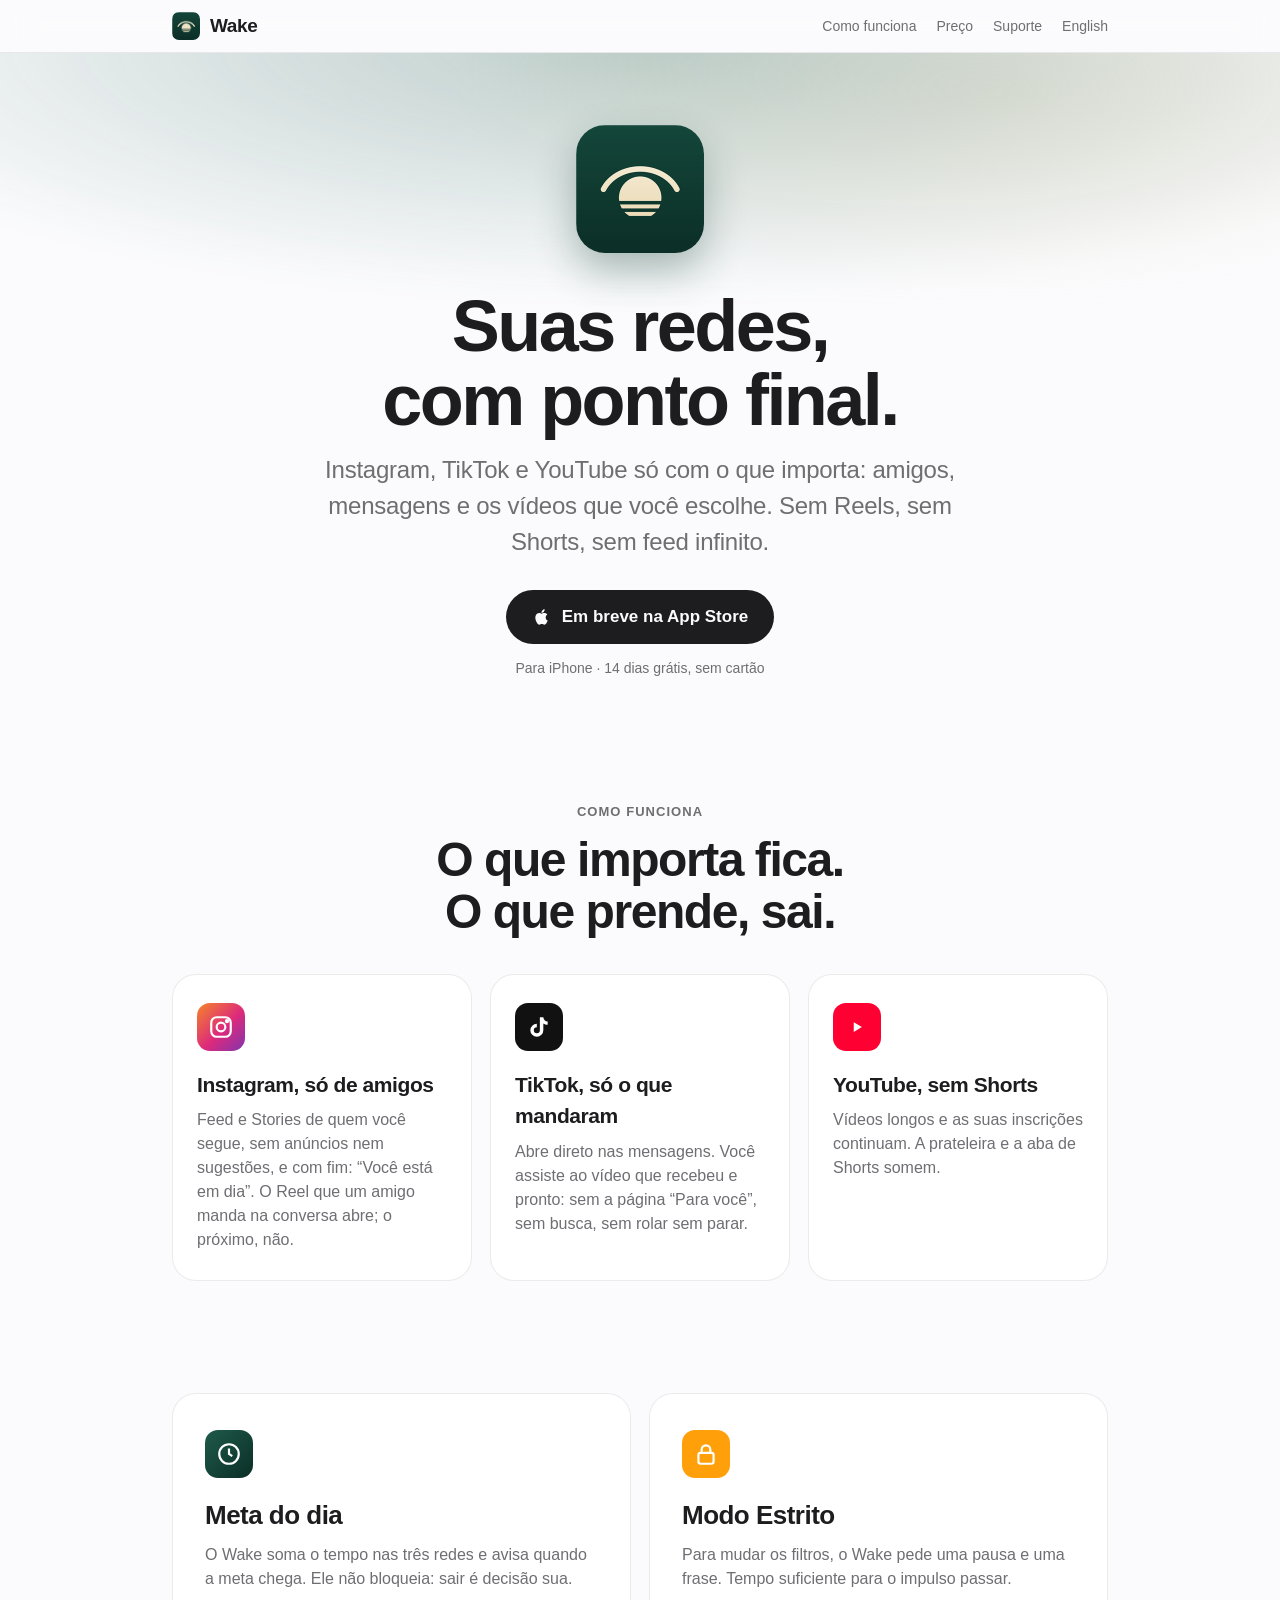
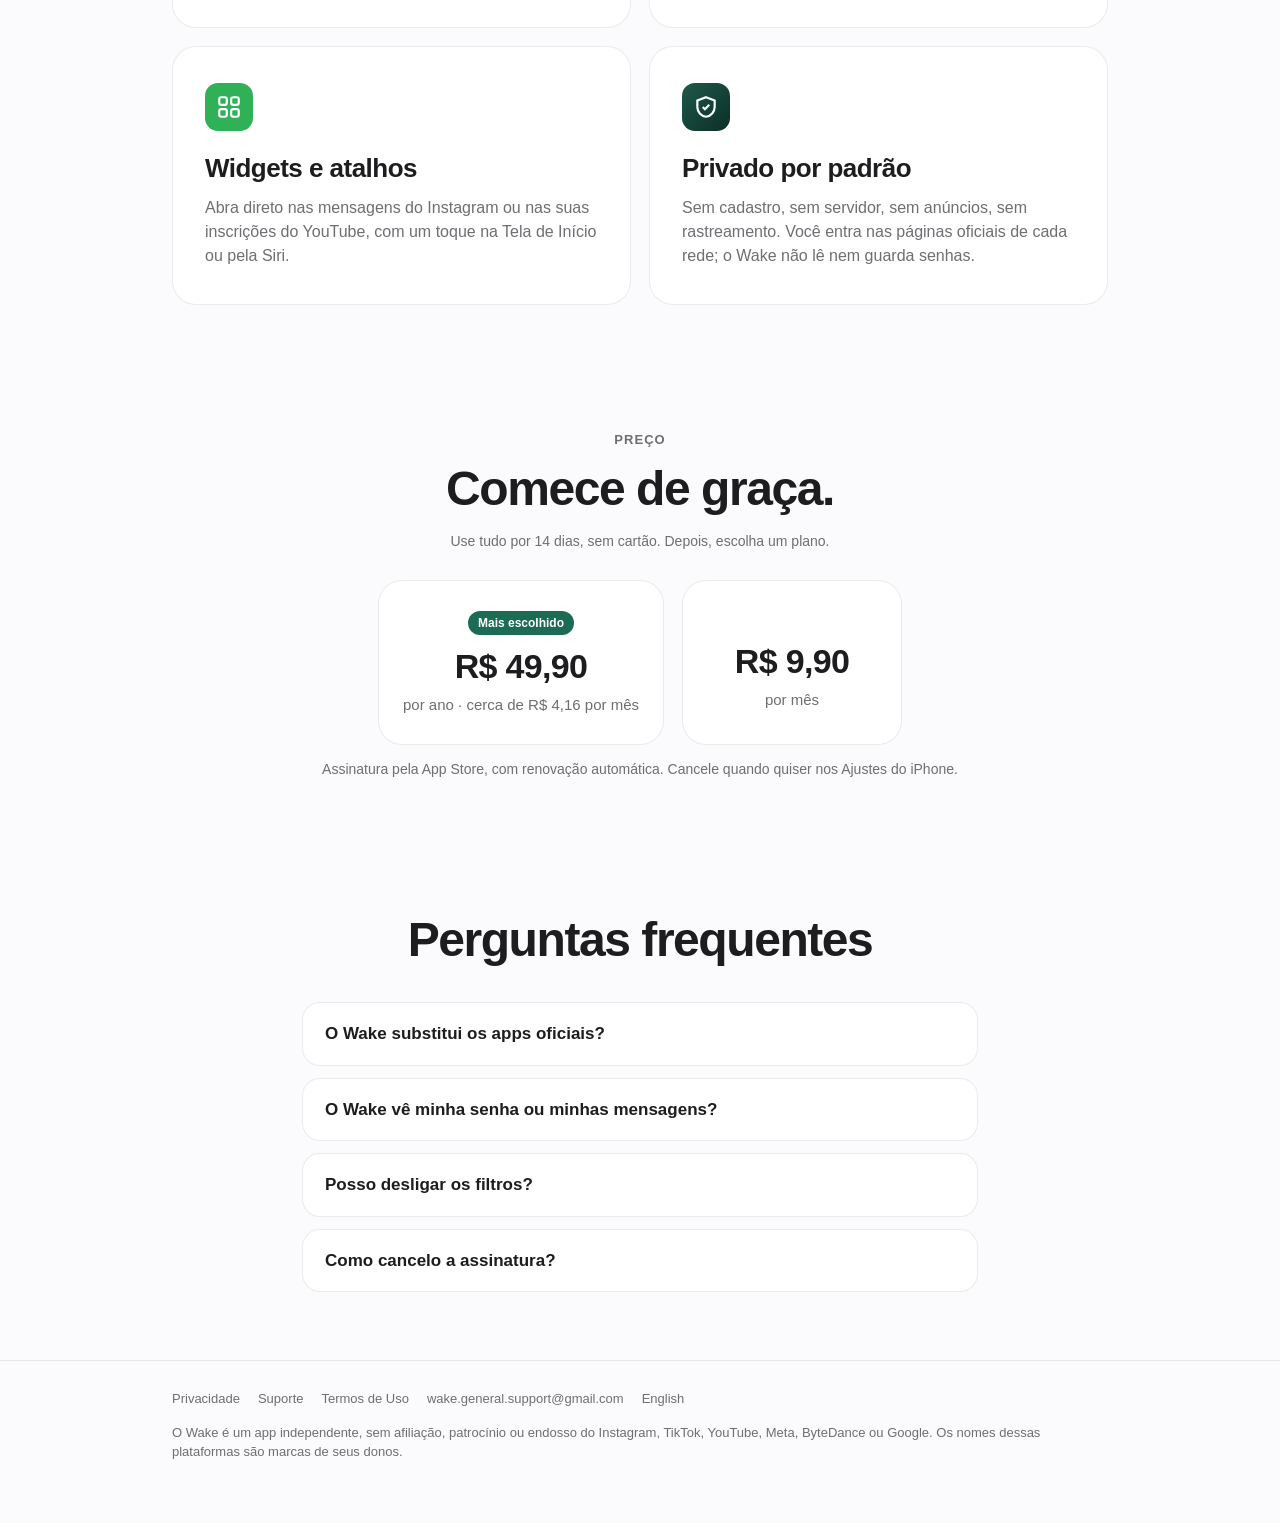
<file: index.html>
<!doctype html>
<html lang="pt-BR">
<head>
<meta charset="utf-8">
<meta name="viewport" content="width=device-width, initial-scale=1">
<title>Wake — Suas redes, com ponto final</title>
<meta name="description" content="O Wake deixa você usar Instagram, TikTok e YouTube sem Reels, Shorts e feed infinito. Só o que importa, e com hora para acabar.">
<meta property="og:title" content="Wake — Suas redes, com ponto final">
<meta property="og:description" content="Instagram, TikTok e YouTube sem o conteúdo feito para prender sua atenção.">
<meta property="og:image" content="https://rafael-figueredo.github.io/wake-legal/assets/icon-256.png">
<link rel="icon" href="assets/icon-64.png">
<link rel="apple-touch-icon" href="assets/icon-180.png">
<link rel="alternate" hreflang="en" href="en/">
<link rel="stylesheet" href="assets/site.css">
</head>
<body>
<header class="nav">
  <div class="wrap">
    <a class="brand" href="./"><img src="assets/icon-64.png" alt="">Wake</a>
    <nav class="nav-links">
      <a href="#como-funciona" class="hide-sm">Como funciona</a>
      <a href="#preco" class="hide-sm">Preço</a>
      <a href="suporte/">Suporte</a>
      <a href="en/" lang="en">English</a>
    </nav>
  </div>
</header>

<main>
  <div class="hero">
    <div class="wrap">
      <img class="icon" src="assets/icon-256.png" alt="Ícone do Wake">
      <h1>Suas redes,<br>com ponto final.</h1>
      <p class="lead">Instagram, TikTok e YouTube só com o que importa: amigos, mensagens e os vídeos que você escolhe. Sem Reels, sem Shorts, sem feed infinito.</p>
      <span class="cta" role="note">
        <svg viewBox="0 0 24 24" fill="currentColor" aria-hidden="true"><path d="M16.4 12.6c0-2.3 1.9-3.4 2-3.5-1.1-1.6-2.8-1.8-3.4-1.8-1.4-.2-2.8.8-3.5.8-.7 0-1.8-.8-3-.8-1.5 0-3 .9-3.8 2.3-1.6 2.8-.4 7 1.2 9.3.8 1.1 1.7 2.4 2.9 2.3 1.2 0 1.6-.7 3-.7s1.8.7 3 .7c1.3 0 2.1-1.1 2.8-2.3.9-1.3 1.3-2.6 1.3-2.6s-2.5-1-2.5-3.7zM14.2 5.8c.6-.8 1.1-1.9 1-3-1 0-2.1.7-2.8 1.4-.6.7-1.1 1.8-1 2.9 1.1.1 2.2-.6 2.8-1.3z"/></svg>
        Em breve na App Store
      </span>
      <p class="note">Para iPhone · 14 dias grátis, sem cartão</p>
    </div>
  </div>

  <section id="como-funciona">
    <div class="wrap">
      <p class="eyebrow">Como funciona</p>
      <h2>O que importa fica.<br>O que prende, sai.</h2>
      <div class="grid">
        <article class="card">
          <div class="glyph g-ig"><svg viewBox="0 0 24 24" fill="none" stroke="currentColor" stroke-width="2" aria-hidden="true"><rect x="3" y="3" width="18" height="18" rx="5"/><circle cx="12" cy="12" r="4"/><circle cx="17.5" cy="6.5" r="1" fill="currentColor"/></svg></div>
          <h3>Instagram, só de amigos</h3>
          <p>Feed e Stories de quem você segue, sem anúncios nem sugestões, e com fim: “Você está em dia”. O Reel que um amigo manda na conversa abre; o próximo, não.</p>
        </article>
        <article class="card">
          <div class="glyph g-tt"><svg viewBox="0 0 24 24" fill="currentColor" aria-hidden="true"><path d="M16 3c.3 2.2 1.7 3.8 4 4v3c-1.5 0-2.9-.4-4-1.2V15a6 6 0 1 1-6-6v3.2a2.8 2.8 0 1 0 2.8 2.8V3H16z"/></svg></div>
          <h3>TikTok, só o que mandaram</h3>
          <p>Abre direto nas mensagens. Você assiste ao vídeo que recebeu e pronto: sem a página “Para você”, sem busca, sem rolar sem parar.</p>
        </article>
        <article class="card">
          <div class="glyph g-yt"><svg viewBox="0 0 24 24" fill="currentColor" aria-hidden="true"><path d="M9 7.5v9l7.5-4.5L9 7.5z"/></svg></div>
          <h3>YouTube, sem Shorts</h3>
          <p>Vídeos longos e as suas inscrições continuam. A prateleira e a aba de Shorts somem.</p>
        </article>
      </div>
    </div>
  </section>

  <section>
    <div class="wrap">
      <div class="split">
        <article class="card big">
          <div class="glyph g-blue"><svg viewBox="0 0 24 24" fill="none" stroke="currentColor" stroke-width="2" aria-hidden="true"><circle cx="12" cy="12" r="9"/><path d="M12 7v5l3 2"/></svg></div>
          <h3>Meta do dia</h3>
          <p>O Wake soma o tempo nas três redes e avisa quando a meta chega. Ele não bloqueia: sair é decisão sua.</p>
        </article>
        <article class="card big">
          <div class="glyph g-orange"><svg viewBox="0 0 24 24" fill="none" stroke="currentColor" stroke-width="2" aria-hidden="true"><rect x="5" y="11" width="14" height="10" rx="2"/><path d="M8 11V8a4 4 0 0 1 8 0v3"/></svg></div>
          <h3>Modo Estrito</h3>
          <p>Para mudar os filtros, o Wake pede uma pausa e uma frase. Tempo suficiente para o impulso passar.</p>
        </article>
        <article class="card big">
          <div class="glyph g-green"><svg viewBox="0 0 24 24" fill="none" stroke="currentColor" stroke-width="2" aria-hidden="true"><rect x="3" y="3" width="7" height="7" rx="2"/><rect x="14" y="3" width="7" height="7" rx="2"/><rect x="3" y="14" width="7" height="7" rx="2"/><rect x="14" y="14" width="7" height="7" rx="2"/></svg></div>
          <h3>Widgets e atalhos</h3>
          <p>Abra direto nas mensagens do Instagram ou nas suas inscrições do YouTube, com um toque na Tela de Início ou pela Siri.</p>
        </article>
        <article class="card big">
          <div class="glyph g-blue"><svg viewBox="0 0 24 24" fill="none" stroke="currentColor" stroke-width="2" aria-hidden="true"><path d="M12 3l8 3v6c0 4.5-3.4 8.3-8 9-4.6-.7-8-4.5-8-9V6l8-3z"/><path d="M9 12l2 2 4-4"/></svg></div>
          <h3>Privado por padrão</h3>
          <p>Sem cadastro, sem servidor, sem anúncios, sem rastreamento. Você entra nas páginas oficiais de cada rede; o Wake não lê nem guarda senhas.</p>
        </article>
      </div>
    </div>
  </section>

  <section id="preco" class="price">
    <div class="wrap">
      <p class="eyebrow">Preço</p>
      <h2>Comece de graça.</h2>
      <p class="note" style="margin:-20px 0 28px">Use tudo por 14 dias, sem cartão. Depois, escolha um plano.</p>
      <div class="plans">
        <div class="card plan"><span class="badge">Mais escolhido</span><div class="amount">R$ 49,90</div><div class="per">por ano · cerca de R$ 4,16 por mês</div></div>
        <div class="card plan"><div style="height:21px"></div><div class="amount">R$ 9,90</div><div class="per">por mês</div></div>
      </div>
      <p class="note">Assinatura pela App Store, com renovação automática. Cancele quando quiser nos Ajustes do iPhone.</p>
    </div>
  </section>

  <section>
    <div class="wrap faq">
      <h2>Perguntas frequentes</h2>
      <details><summary>O Wake substitui os apps oficiais?</summary><p>Não. Ele abre as versões oficiais para navegador de cada rede, dentro do app, e tira só as partes feitas para prender sua atenção. Você continua usando as suas contas.</p></details>
      <details><summary>O Wake vê minha senha ou minhas mensagens?</summary><p>Não. O login acontece nas páginas oficiais de cada rede, e nada sai do seu iPhone para o Wake. Veja a <a href="privacidade/">política de privacidade</a>.</p></details>
      <details><summary>Posso desligar os filtros?</summary><p>Reels, Shorts e o feed infinito ficam sempre bloqueados: é para isso que o Wake existe. Ajustes como som dos vídeos e Stories podem ser mudados em Ajustes › Avançado.</p></details>
      <details><summary>Como cancelo a assinatura?</summary><p>Nos Ajustes do iPhone › seu nome › Assinaturas › Wake.</p></details>
    </div>
  </section>
</main>

<footer>
  <div class="wrap">
    <div class="links">
      <a href="privacidade/">Privacidade</a>
      <a href="suporte/">Suporte</a>
      <a href="https://www.apple.com/legal/internet-services/itunes/dev/stdeula/">Termos de Uso</a>
      <a href="mailto:wake.general.support@gmail.com">wake.general.support@gmail.com</a>
      <a href="en/" lang="en">English</a>
    </div>
    <p>O Wake é um app independente, sem afiliação, patrocínio ou endosso do Instagram, TikTok, YouTube, Meta, ByteDance ou Google. Os nomes dessas plataformas são marcas de seus donos.</p>
  </div>
</footer>
</body>
</html>
</file>
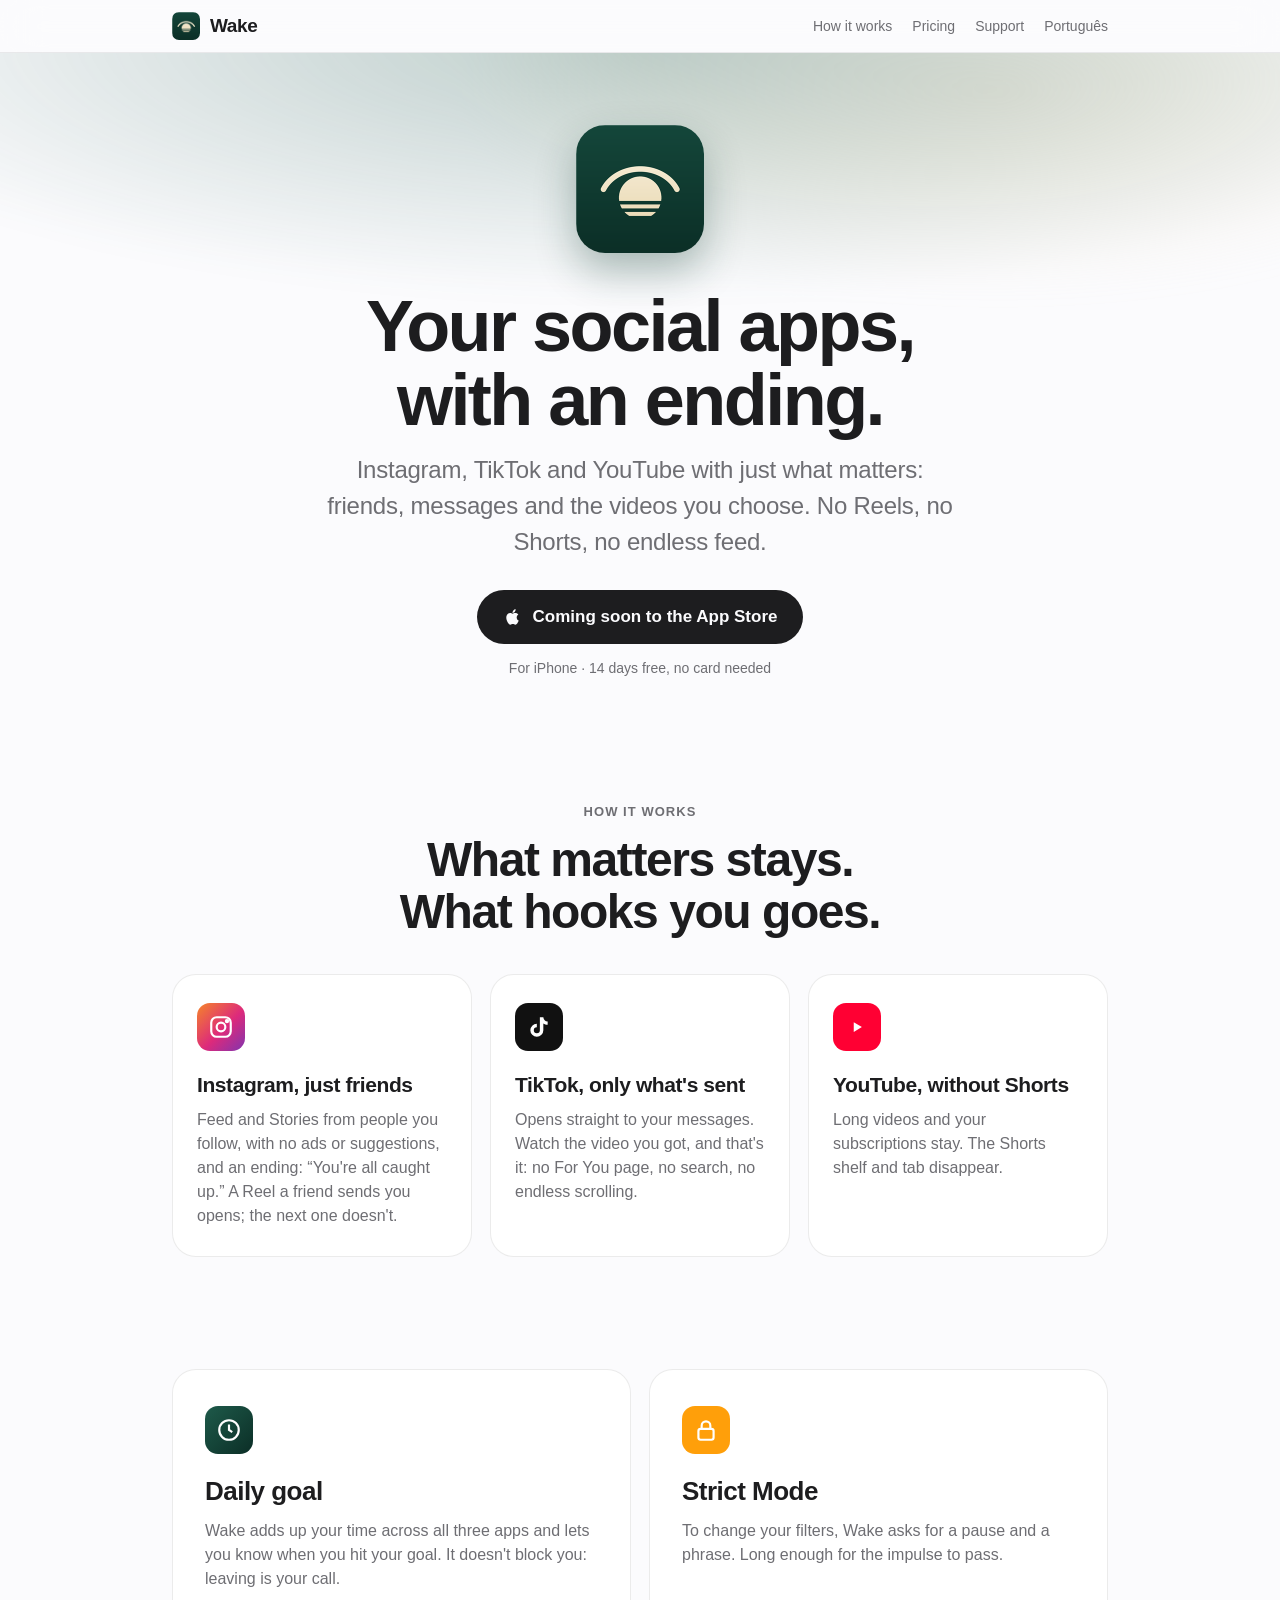
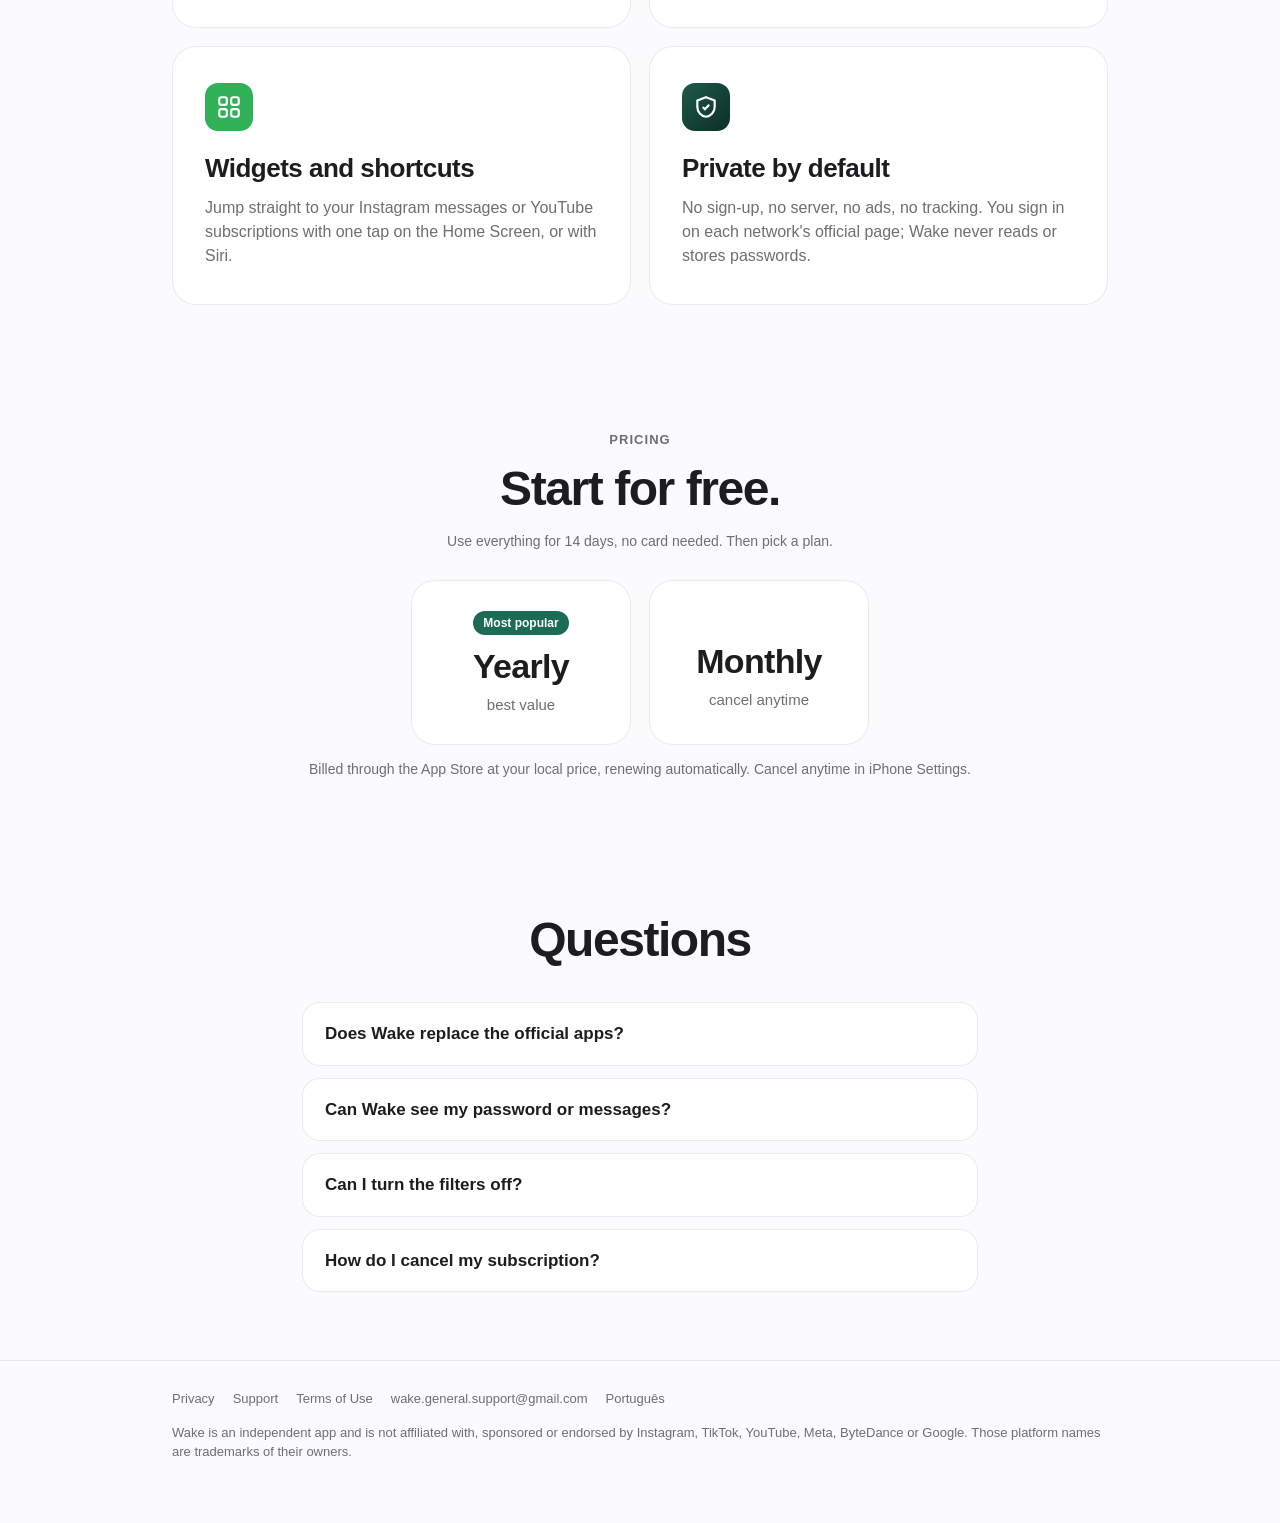
<file: en/index.html>
<!doctype html>
<html lang="en">
<head>
<meta charset="utf-8">
<meta name="viewport" content="width=device-width, initial-scale=1">
<title>Wake — Social apps, minus the scroll</title>
<meta name="description" content="Wake lets you use Instagram, TikTok and YouTube without Reels, Shorts or endless feeds. Just what matters, with a time to stop.">
<meta property="og:title" content="Wake — Social apps, minus the scroll">
<meta property="og:description" content="Instagram, TikTok and YouTube without the content built to hook you.">
<meta property="og:image" content="https://rafael-figueredo.github.io/wake-legal/assets/icon-256.png">
<link rel="icon" href="../assets/icon-64.png">
<link rel="apple-touch-icon" href="../assets/icon-180.png">
<link rel="alternate" hreflang="pt-BR" href="../">
<link rel="stylesheet" href="../assets/site.css">
</head>
<body>
<header class="nav">
  <div class="wrap">
    <a class="brand" href="./"><img src="../assets/icon-64.png" alt="">Wake</a>
    <nav class="nav-links">
      <a href="#how-it-works" class="hide-sm">How it works</a>
      <a href="#pricing" class="hide-sm">Pricing</a>
      <a href="../suporte/">Support</a>
      <a href="../" lang="pt-BR">Português</a>
    </nav>
  </div>
</header>

<main>
  <div class="hero">
    <div class="wrap">
      <img class="icon" src="../assets/icon-256.png" alt="Wake app icon">
      <h1>Your social apps,<br>with an ending.</h1>
      <p class="lead">Instagram, TikTok and YouTube with just what matters: friends, messages and the videos you choose. No Reels, no Shorts, no endless feed.</p>
      <span class="cta" role="note">
        <svg viewBox="0 0 24 24" fill="currentColor" aria-hidden="true"><path d="M16.4 12.6c0-2.3 1.9-3.4 2-3.5-1.1-1.6-2.8-1.8-3.4-1.8-1.4-.2-2.8.8-3.5.8-.7 0-1.8-.8-3-.8-1.5 0-3 .9-3.8 2.3-1.6 2.8-.4 7 1.2 9.3.8 1.1 1.7 2.4 2.9 2.3 1.2 0 1.6-.7 3-.7s1.8.7 3 .7c1.3 0 2.1-1.1 2.8-2.3.9-1.3 1.3-2.6 1.3-2.6s-2.5-1-2.5-3.7zM14.2 5.8c.6-.8 1.1-1.9 1-3-1 0-2.1.7-2.8 1.4-.6.7-1.1 1.8-1 2.9 1.1.1 2.2-.6 2.8-1.3z"/></svg>
        Coming soon to the App Store
      </span>
      <p class="note">For iPhone · 14 days free, no card needed</p>
    </div>
  </div>

  <section id="how-it-works">
    <div class="wrap">
      <p class="eyebrow">How it works</p>
      <h2>What matters stays.<br>What hooks you goes.</h2>
      <div class="grid">
        <article class="card">
          <div class="glyph g-ig"><svg viewBox="0 0 24 24" fill="none" stroke="currentColor" stroke-width="2" aria-hidden="true"><rect x="3" y="3" width="18" height="18" rx="5"/><circle cx="12" cy="12" r="4"/><circle cx="17.5" cy="6.5" r="1" fill="currentColor"/></svg></div>
          <h3>Instagram, just friends</h3>
          <p>Feed and Stories from people you follow, with no ads or suggestions, and an ending: “You're all caught up.” A Reel a friend sends you opens; the next one doesn't.</p>
        </article>
        <article class="card">
          <div class="glyph g-tt"><svg viewBox="0 0 24 24" fill="currentColor" aria-hidden="true"><path d="M16 3c.3 2.2 1.7 3.8 4 4v3c-1.5 0-2.9-.4-4-1.2V15a6 6 0 1 1-6-6v3.2a2.8 2.8 0 1 0 2.8 2.8V3H16z"/></svg></div>
          <h3>TikTok, only what's sent</h3>
          <p>Opens straight to your messages. Watch the video you got, and that's it: no For You page, no search, no endless scrolling.</p>
        </article>
        <article class="card">
          <div class="glyph g-yt"><svg viewBox="0 0 24 24" fill="currentColor" aria-hidden="true"><path d="M9 7.5v9l7.5-4.5L9 7.5z"/></svg></div>
          <h3>YouTube, without Shorts</h3>
          <p>Long videos and your subscriptions stay. The Shorts shelf and tab disappear.</p>
        </article>
      </div>
    </div>
  </section>

  <section>
    <div class="wrap">
      <div class="split">
        <article class="card big">
          <div class="glyph g-blue"><svg viewBox="0 0 24 24" fill="none" stroke="currentColor" stroke-width="2" aria-hidden="true"><circle cx="12" cy="12" r="9"/><path d="M12 7v5l3 2"/></svg></div>
          <h3>Daily goal</h3>
          <p>Wake adds up your time across all three apps and lets you know when you hit your goal. It doesn't block you: leaving is your call.</p>
        </article>
        <article class="card big">
          <div class="glyph g-orange"><svg viewBox="0 0 24 24" fill="none" stroke="currentColor" stroke-width="2" aria-hidden="true"><rect x="5" y="11" width="14" height="10" rx="2"/><path d="M8 11V8a4 4 0 0 1 8 0v3"/></svg></div>
          <h3>Strict Mode</h3>
          <p>To change your filters, Wake asks for a pause and a phrase. Long enough for the impulse to pass.</p>
        </article>
        <article class="card big">
          <div class="glyph g-green"><svg viewBox="0 0 24 24" fill="none" stroke="currentColor" stroke-width="2" aria-hidden="true"><rect x="3" y="3" width="7" height="7" rx="2"/><rect x="14" y="3" width="7" height="7" rx="2"/><rect x="3" y="14" width="7" height="7" rx="2"/><rect x="14" y="14" width="7" height="7" rx="2"/></svg></div>
          <h3>Widgets and shortcuts</h3>
          <p>Jump straight to your Instagram messages or YouTube subscriptions with one tap on the Home Screen, or with Siri.</p>
        </article>
        <article class="card big">
          <div class="glyph g-blue"><svg viewBox="0 0 24 24" fill="none" stroke="currentColor" stroke-width="2" aria-hidden="true"><path d="M12 3l8 3v6c0 4.5-3.4 8.3-8 9-4.6-.7-8-4.5-8-9V6l8-3z"/><path d="M9 12l2 2 4-4"/></svg></div>
          <h3>Private by default</h3>
          <p>No sign-up, no server, no ads, no tracking. You sign in on each network's official page; Wake never reads or stores passwords.</p>
        </article>
      </div>
    </div>
  </section>

  <section id="pricing" class="price">
    <div class="wrap">
      <p class="eyebrow">Pricing</p>
      <h2>Start for free.</h2>
      <p class="note" style="margin:-20px 0 28px">Use everything for 14 days, no card needed. Then pick a plan.</p>
      <div class="plans">
        <div class="card plan"><span class="badge">Most popular</span><div class="amount">Yearly</div><div class="per">best value</div></div>
        <div class="card plan"><div style="height:21px"></div><div class="amount">Monthly</div><div class="per">cancel anytime</div></div>
      </div>
      <p class="note">Billed through the App Store at your local price, renewing automatically. Cancel anytime in iPhone Settings.</p>
    </div>
  </section>

  <section>
    <div class="wrap faq">
      <h2>Questions</h2>
      <details><summary>Does Wake replace the official apps?</summary><p>No. It opens each network's official web version inside the app and removes only the parts built to hold your attention. You keep using your own accounts.</p></details>
      <details><summary>Can Wake see my password or messages?</summary><p>No. You sign in on each network's official page, and nothing leaves your iPhone for Wake. See the <a href="privacy/">privacy policy</a>.</p></details>
      <details><summary>Can I turn the filters off?</summary><p>Reels, Shorts and the endless feed are always blocked: that's what Wake is for. Settings like video sound and Stories can be changed in Settings › Advanced.</p></details>
      <details><summary>How do I cancel my subscription?</summary><p>iPhone Settings › your name › Subscriptions › Wake.</p></details>
    </div>
  </section>
</main>

<footer>
  <div class="wrap">
    <div class="links">
      <a href="privacy/">Privacy</a>
      <a href="../suporte/">Support</a>
      <a href="https://www.apple.com/legal/internet-services/itunes/dev/stdeula/">Terms of Use</a>
      <a href="mailto:wake.general.support@gmail.com">wake.general.support@gmail.com</a>
      <a href="../" lang="pt-BR">Português</a>
    </div>
    <p>Wake is an independent app and is not affiliated with, sponsored or endorsed by Instagram, TikTok, YouTube, Meta, ByteDance or Google. Those platform names are trademarks of their owners.</p>
  </div>
</footer>
</body>
</html>
</file>
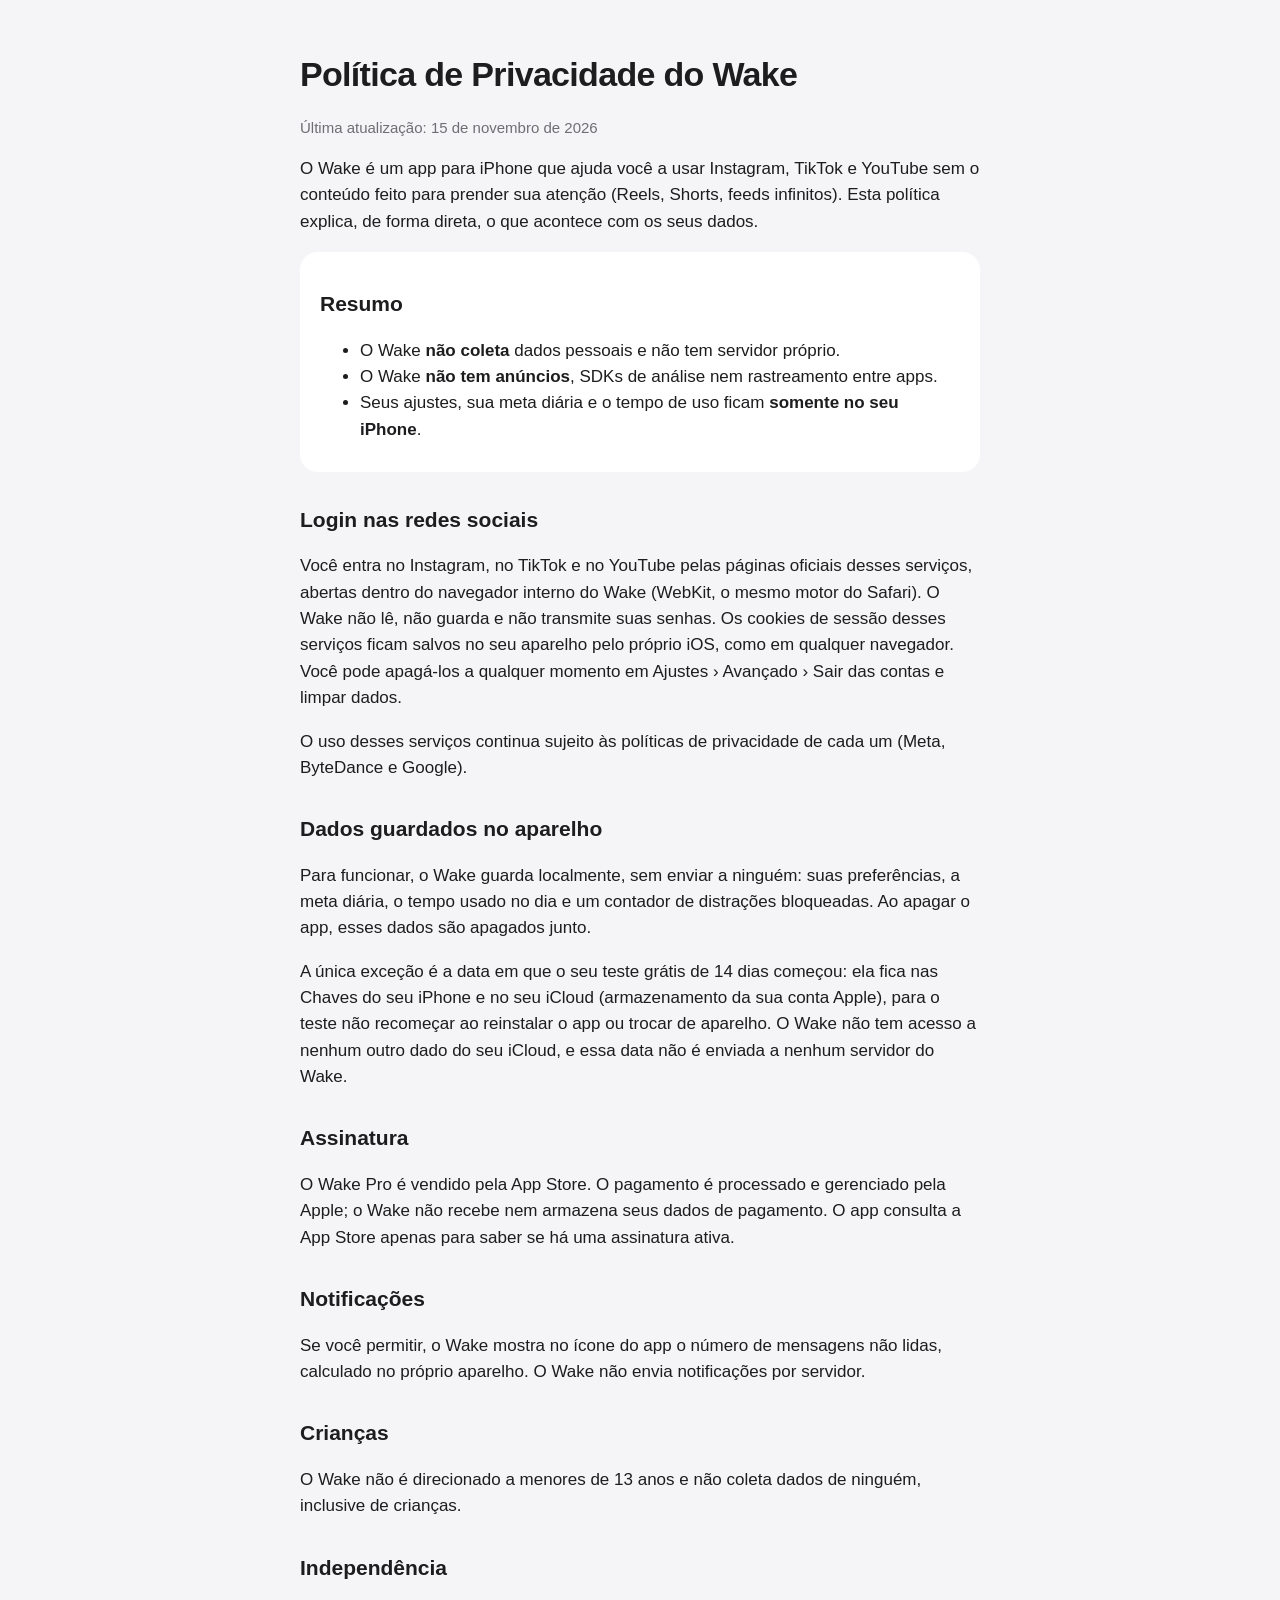
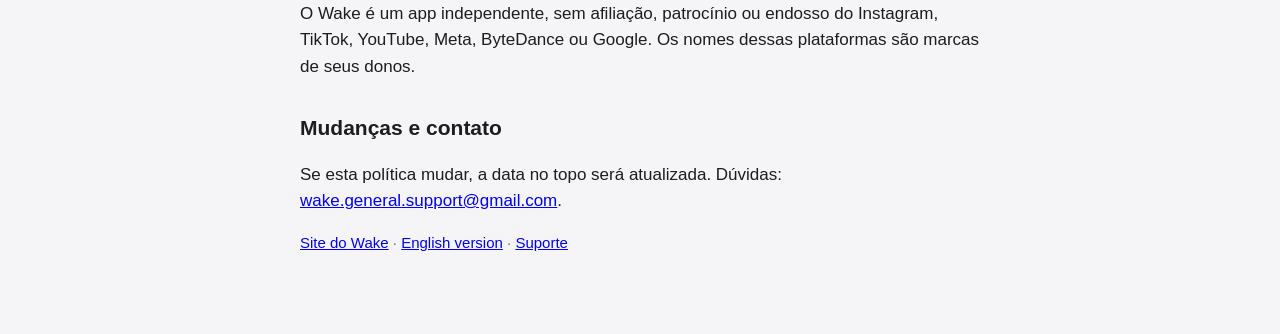
<file: privacidade/index.html>
<!doctype html>
<html lang="pt-BR">
<head>
<link rel="icon" href="../assets/icon-64.png">
<meta charset="utf-8">
<meta name="viewport" content="width=device-width, initial-scale=1">
<title>Wake — Política de Privacidade</title>
<style>
  :root { color-scheme: light dark; --ink: #1d1d1f; --muted: #6e6e73; --bg: #f5f5f7; --card: #fff; }
  @media (prefers-color-scheme: dark) { :root { --ink: #f5f5f7; --muted: #98989d; --bg: #000; --card: #1c1c1e; } }
  body { margin: 0; background: var(--bg); color: var(--ink);
         font: 17px/1.55 -apple-system, BlinkMacSystemFont, "SF Pro Text", "Helvetica Neue", sans-serif; }
  main { max-width: 680px; margin: 0 auto; padding: 48px 20px 64px; }
  h1 { font-size: 34px; letter-spacing: -0.02em; margin: 0 0 4px; }
  h2 { font-size: 21px; margin: 32px 0 8px; }
  p, li { color: var(--ink); }
  .muted { color: var(--muted); font-size: 15px; }
  section { background: var(--card); border-radius: 18px; padding: 4px 20px 12px; margin-top: 16px; }
</style>
</head>
<body>
<main>
  <h1>Política de Privacidade do Wake</h1>
  <p class="muted">Última atualização: 15 de novembro de 2026</p>

  <p>O Wake é um app para iPhone que ajuda você a usar Instagram, TikTok e YouTube sem o conteúdo
  feito para prender sua atenção (Reels, Shorts, feeds infinitos). Esta política explica, de forma
  direta, o que acontece com os seus dados.</p>

  <section>
    <h2>Resumo</h2>
    <ul>
      <li>O Wake <strong>não coleta</strong> dados pessoais e não tem servidor próprio.</li>
      <li>O Wake <strong>não tem anúncios</strong>, SDKs de análise nem rastreamento entre apps.</li>
      <li>Seus ajustes, sua meta diária e o tempo de uso ficam <strong>somente no seu iPhone</strong>.</li>
    </ul>
  </section>

  <h2>Login nas redes sociais</h2>
  <p>Você entra no Instagram, no TikTok e no YouTube pelas páginas oficiais desses serviços, abertas
  dentro do navegador interno do Wake (WebKit, o mesmo motor do Safari). O Wake não lê, não guarda e
  não transmite suas senhas. Os cookies de sessão desses serviços ficam salvos no seu aparelho pelo
  próprio iOS, como em qualquer navegador. Você pode apagá-los a qualquer momento em
  Ajustes › Avançado › Sair das contas e limpar dados.</p>
  <p>O uso desses serviços continua sujeito às políticas de privacidade de cada um (Meta, ByteDance
  e Google).</p>

  <h2>Dados guardados no aparelho</h2>
  <p>Para funcionar, o Wake guarda localmente, sem enviar a ninguém: suas preferências, a meta diária,
  o tempo usado no dia e um contador de distrações bloqueadas. Ao apagar o app, esses dados são
  apagados junto.</p>
  <p>A única exceção é a data em que o seu teste grátis de 14 dias começou: ela fica nas Chaves do
  seu iPhone e no seu iCloud (armazenamento da sua conta Apple), para o teste não recomeçar ao
  reinstalar o app ou trocar de aparelho. O Wake não tem acesso a nenhum outro dado do seu iCloud,
  e essa data não é enviada a nenhum servidor do Wake.</p>

  <h2>Assinatura</h2>
  <p>O Wake Pro é vendido pela App Store. O pagamento é processado e gerenciado pela Apple; o Wake
  não recebe nem armazena seus dados de pagamento. O app consulta a App Store apenas para saber se
  há uma assinatura ativa.</p>

  <h2>Notificações</h2>
  <p>Se você permitir, o Wake mostra no ícone do app o número de mensagens não lidas, calculado no
  próprio aparelho. O Wake não envia notificações por servidor.</p>

  <h2>Crianças</h2>
  <p>O Wake não é direcionado a menores de 13 anos e não coleta dados de ninguém, inclusive de
  crianças.</p>

  <h2>Independência</h2>
  <p>O Wake é um app independente, sem afiliação, patrocínio ou endosso do Instagram, TikTok,
  YouTube, Meta, ByteDance ou Google. Os nomes dessas plataformas são marcas de seus donos.</p>

  <h2>Mudanças e contato</h2>
  <p>Se esta política mudar, a data no topo será atualizada. Dúvidas: <a href="mailto:wake.general.support@gmail.com">wake.general.support@gmail.com</a>.</p>
  <p class="muted"><a href="../">Site do Wake</a> · <a href="../en/privacy/">English version</a> · <a href="../suporte/">Suporte</a></p>
</main>
</body>
</html>
</file>
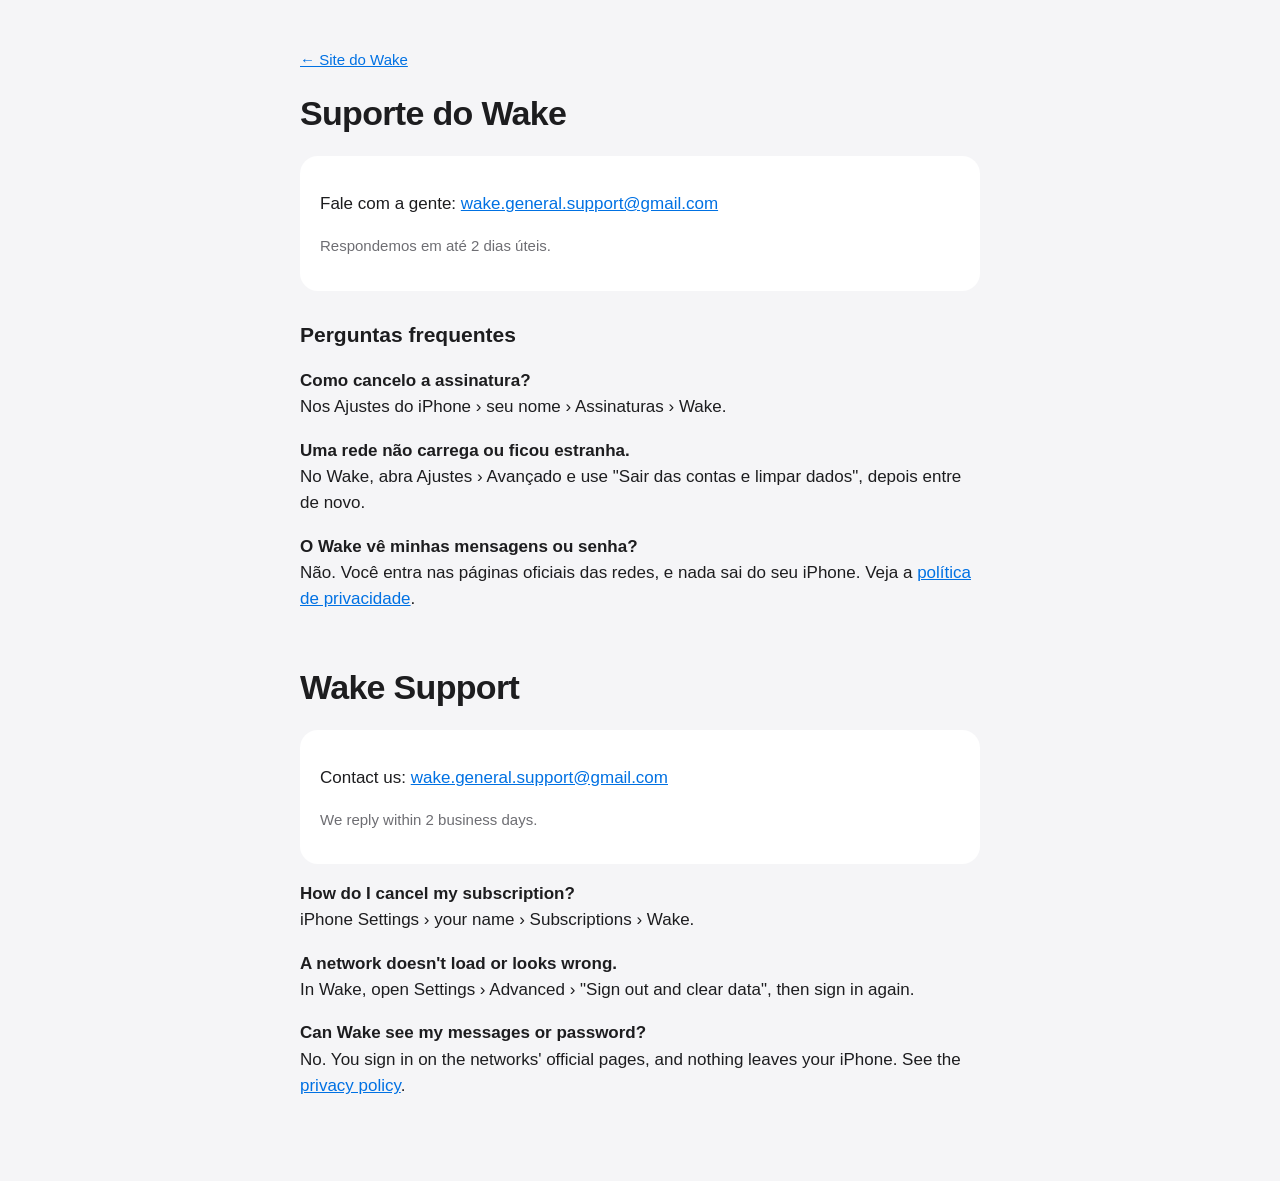
<file: suporte/index.html>
<!doctype html>
<html lang="pt-BR">
<head>
<link rel="icon" href="../assets/icon-64.png">
<meta charset="utf-8">
<meta name="viewport" content="width=device-width, initial-scale=1">
<title>Wake — Suporte</title>
<style>
  :root { color-scheme: light dark; --ink: #1d1d1f; --muted: #6e6e73; --bg: #f5f5f7; --card: #fff; --blue: #0071e3; }
  @media (prefers-color-scheme: dark) { :root { --ink: #f5f5f7; --muted: #98989d; --bg: #000; --card: #1c1c1e; --blue: #2997ff; } }
  body { margin: 0; background: var(--bg); color: var(--ink);
         font: 17px/1.55 -apple-system, BlinkMacSystemFont, "SF Pro Text", "Helvetica Neue", sans-serif; }
  main { max-width: 680px; margin: 0 auto; padding: 48px 20px 64px; }
  h1 { font-size: 34px; letter-spacing: -0.02em; margin: 0 0 8px; }
  h2 { font-size: 21px; margin: 28px 0 6px; }
  a { color: var(--blue); }
  .card { background: var(--card); border-radius: 18px; padding: 18px 20px; margin-top: 16px; }
  .muted { color: var(--muted); font-size: 15px; }
</style>
</head>
<body>
<main>
  <p class="muted" style="margin:0 0 16px"><a href="../">← Site do Wake</a></p>
  <h1>Suporte do Wake</h1>
  <div class="card">
    <p>Fale com a gente: <a href="mailto:wake.general.support@gmail.com">wake.general.support@gmail.com</a></p>
    <p class="muted">Respondemos em até 2 dias úteis.</p>
  </div>

  <h2>Perguntas frequentes</h2>
  <p><strong>Como cancelo a assinatura?</strong><br>
  Nos Ajustes do iPhone › seu nome › Assinaturas › Wake.</p>
  <p><strong>Uma rede não carrega ou ficou estranha.</strong><br>
  No Wake, abra Ajustes › Avançado e use "Sair das contas e limpar dados", depois entre de novo.</p>
  <p><strong>O Wake vê minhas mensagens ou senha?</strong><br>
  Não. Você entra nas páginas oficiais das redes, e nada sai do seu iPhone. Veja a
  <a href="../privacidade/">política de privacidade</a>.</p>

  <h1 style="margin-top:48px">Wake Support</h1>
  <div class="card">
    <p>Contact us: <a href="mailto:wake.general.support@gmail.com">wake.general.support@gmail.com</a></p>
    <p class="muted">We reply within 2 business days.</p>
  </div>
  <p><strong>How do I cancel my subscription?</strong><br>
  iPhone Settings › your name › Subscriptions › Wake.</p>
  <p><strong>A network doesn't load or looks wrong.</strong><br>
  In Wake, open Settings › Advanced › "Sign out and clear data", then sign in again.</p>
  <p><strong>Can Wake see my messages or password?</strong><br>
  No. You sign in on the networks' official pages, and nothing leaves your iPhone. See the
  <a href="../en/privacy/">privacy policy</a>.</p>
</main>
</body>
</html>
</file>
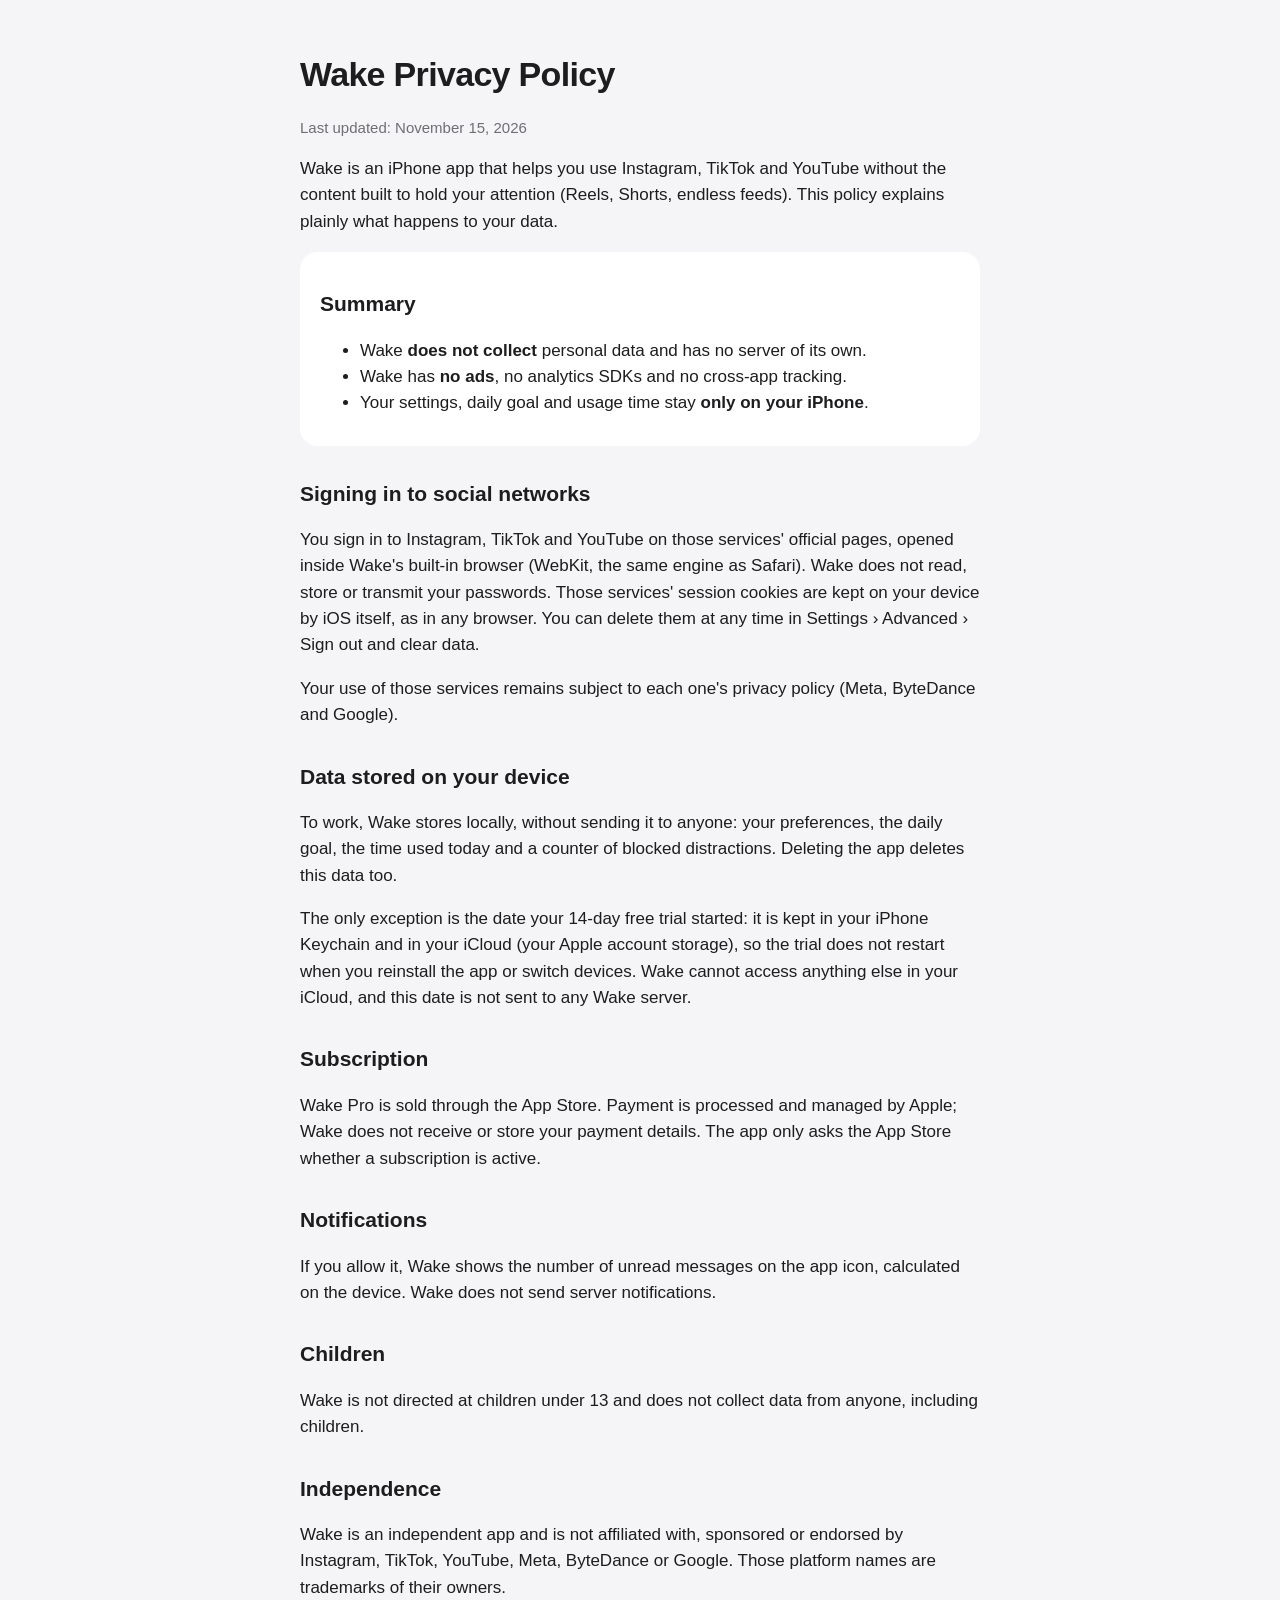
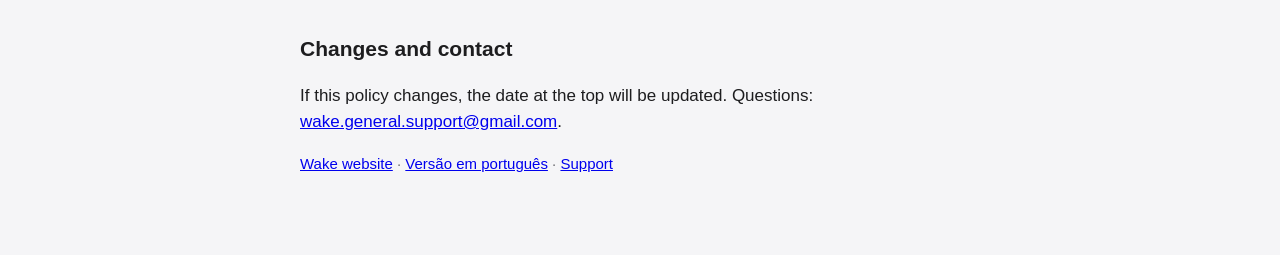
<file: en/privacy/index.html>
<!doctype html>
<html lang="en">
<head>
<link rel="icon" href="../../assets/icon-64.png">
<meta charset="utf-8">
<meta name="viewport" content="width=device-width, initial-scale=1">
<title>Wake — Privacy Policy</title>
<style>
  :root { color-scheme: light dark; --ink: #1d1d1f; --muted: #6e6e73; --bg: #f5f5f7; --card: #fff; }
  @media (prefers-color-scheme: dark) { :root { --ink: #f5f5f7; --muted: #98989d; --bg: #000; --card: #1c1c1e; } }
  body { margin: 0; background: var(--bg); color: var(--ink);
         font: 17px/1.55 -apple-system, BlinkMacSystemFont, "SF Pro Text", "Helvetica Neue", sans-serif; }
  main { max-width: 680px; margin: 0 auto; padding: 48px 20px 64px; }
  h1 { font-size: 34px; letter-spacing: -0.02em; margin: 0 0 4px; }
  h2 { font-size: 21px; margin: 32px 0 8px; }
  .muted { color: var(--muted); font-size: 15px; }
  section { background: var(--card); border-radius: 18px; padding: 4px 20px 12px; margin-top: 16px; }
</style>
</head>
<body>
<main>
  <h1>Wake Privacy Policy</h1>
  <p class="muted">Last updated: November 15, 2026</p>

  <p>Wake is an iPhone app that helps you use Instagram, TikTok and YouTube without the content built
  to hold your attention (Reels, Shorts, endless feeds). This policy explains plainly what happens to
  your data.</p>

  <section>
    <h2>Summary</h2>
    <ul>
      <li>Wake <strong>does not collect</strong> personal data and has no server of its own.</li>
      <li>Wake has <strong>no ads</strong>, no analytics SDKs and no cross-app tracking.</li>
      <li>Your settings, daily goal and usage time stay <strong>only on your iPhone</strong>.</li>
    </ul>
  </section>

  <h2>Signing in to social networks</h2>
  <p>You sign in to Instagram, TikTok and YouTube on those services' official pages, opened inside
  Wake's built-in browser (WebKit, the same engine as Safari). Wake does not read, store or transmit
  your passwords. Those services' session cookies are kept on your device by iOS itself, as in any
  browser. You can delete them at any time in Settings › Advanced › Sign out and clear data.</p>
  <p>Your use of those services remains subject to each one's privacy policy (Meta, ByteDance and
  Google).</p>

  <h2>Data stored on your device</h2>
  <p>To work, Wake stores locally, without sending it to anyone: your preferences, the daily goal, the
  time used today and a counter of blocked distractions. Deleting the app deletes this data too.</p>
  <p>The only exception is the date your 14-day free trial started: it is kept in your iPhone Keychain
  and in your iCloud (your Apple account storage), so the trial does not restart when you reinstall
  the app or switch devices. Wake cannot access anything else in your iCloud, and this date is not
  sent to any Wake server.</p>

  <h2>Subscription</h2>
  <p>Wake Pro is sold through the App Store. Payment is processed and managed by Apple; Wake does not
  receive or store your payment details. The app only asks the App Store whether a subscription is
  active.</p>

  <h2>Notifications</h2>
  <p>If you allow it, Wake shows the number of unread messages on the app icon, calculated on the
  device. Wake does not send server notifications.</p>

  <h2>Children</h2>
  <p>Wake is not directed at children under 13 and does not collect data from anyone, including
  children.</p>

  <h2>Independence</h2>
  <p>Wake is an independent app and is not affiliated with, sponsored or endorsed by Instagram,
  TikTok, YouTube, Meta, ByteDance or Google. Those platform names are trademarks of their owners.</p>

  <h2>Changes and contact</h2>
  <p>If this policy changes, the date at the top will be updated. Questions:
  <a href="mailto:wake.general.support@gmail.com">wake.general.support@gmail.com</a>.</p>
  <p class="muted"><a href="../">Wake website</a> · <a href="../../privacidade/">Versão em português</a> · <a href="../../suporte/">Support</a></p>
</main>
</body>
</html>
</file>
<file: assets/site.css>
:root {
  color-scheme: light dark;
  --ink: #1d1d1f;
  --muted: #6e6e73;
  --bg: #fbfbfd;
  --card: #ffffff;
  --line: rgba(0, 0, 0, 0.08);
  --blue: #1b6b55;
  --grad-a: #1e5a4a;
  --grad-b: #0b2e26;
  --warm: #e9d9b5;
}
@media (prefers-color-scheme: dark) {
  :root {
    --ink: #f5f5f7;
    --muted: #a1a1a6;
    --bg: #000000;
    --card: #161617;
    --line: rgba(255, 255, 255, 0.1);
    --blue: #7fcba9;
  }
}
* { box-sizing: border-box; }
html { -webkit-text-size-adjust: 100%; }
body {
  margin: 0;
  background: var(--bg);
  color: var(--ink);
  font: 17px/1.5 -apple-system, BlinkMacSystemFont, "SF Pro Text", "Helvetica Neue", Helvetica, Arial, sans-serif;
  -webkit-font-smoothing: antialiased;
}
a { color: var(--blue); text-decoration: none; }
a:hover { text-decoration: underline; }
.wrap { max-width: 980px; margin: 0 auto; padding: 0 22px; }

/* Barra do topo */
.nav { position: sticky; top: 0; z-index: 10; backdrop-filter: saturate(180%) blur(20px); -webkit-backdrop-filter: saturate(180%) blur(20px); background: color-mix(in srgb, var(--bg) 78%, transparent); border-bottom: 1px solid var(--line); }
.nav .wrap { display: flex; align-items: center; justify-content: space-between; height: 52px; }
.brand { display: flex; align-items: center; gap: 10px; color: var(--ink); font-weight: 600; font-size: 19px; letter-spacing: -0.02em; }
.brand img { width: 28px; height: 28px; border-radius: 7px; }
.nav-links { display: flex; gap: 20px; font-size: 14px; }
.nav-links a { color: var(--muted); }

/* Topo */
.hero { text-align: center; padding: 72px 0 40px; position: relative; overflow: hidden; }
.hero::before {
  content: ""; position: absolute; inset: -40% -20% auto; height: 520px; z-index: -1;
  background: radial-gradient(closest-side, color-mix(in srgb, var(--grad-a) 28%, transparent), transparent),
              radial-gradient(closest-side at 70% 60%, color-mix(in srgb, var(--warm) 30%, transparent), transparent);
  filter: blur(10px);
}
.hero .icon { width: 128px; height: 128px; border-radius: 29px; box-shadow: 0 18px 40px rgba(14, 60, 48, 0.32); }
.hero h1 { font-size: clamp(40px, 7vw, 72px); line-height: 1.04; letter-spacing: -0.035em; margin: 28px 0 14px; font-weight: 700; }
.hero p.lead { font-size: clamp(19px, 2.4vw, 24px); color: var(--muted); max-width: 640px; margin: 0 auto; letter-spacing: -0.01em; }
.cta { display: inline-flex; align-items: center; gap: 10px; margin-top: 30px; padding: 14px 26px; border-radius: 999px; background: var(--ink); color: var(--bg); font-weight: 600; font-size: 17px; }
.cta:hover { text-decoration: none; opacity: 0.9; }
.cta svg { width: 20px; height: 20px; }
.note { margin-top: 14px; font-size: 14px; color: var(--muted); }

/* Seções */
section { padding: 56px 0; }
.eyebrow { text-transform: uppercase; letter-spacing: 0.08em; font-size: 13px; font-weight: 600; color: var(--muted); text-align: center; }
h2 { font-size: clamp(30px, 4.5vw, 48px); letter-spacing: -0.03em; line-height: 1.08; text-align: center; margin: 8px 0 36px; }
.grid { display: grid; grid-template-columns: repeat(3, 1fr); gap: 18px; }
.card { background: var(--card); border: 1px solid var(--line); border-radius: 24px; padding: 28px 24px; }
.card .glyph { width: 48px; height: 48px; border-radius: 13px; display: grid; place-items: center; color: #fff; margin-bottom: 18px; }
.card .glyph svg { width: 26px; height: 26px; }
.card h3 { margin: 0 0 8px; font-size: 21px; letter-spacing: -0.02em; }
.card p { margin: 0; color: var(--muted); font-size: 16px; }
.g-ig { background: linear-gradient(135deg, #f58529, #dd2a7b 55%, #8134af); }
.g-tt { background: #111; }
.g-yt { background: #ff0033; }
.g-blue { background: linear-gradient(135deg, var(--grad-a), var(--grad-b)); }
.g-green { background: #30b158; }
.g-orange { background: #ff9f0a; }

.split { display: grid; grid-template-columns: 1fr 1fr; gap: 18px; }
.big { padding: 36px 32px; }
.big h3 { font-size: 26px; }

/* Preço */
.price { text-align: center; }
.price .plans { display: flex; gap: 18px; justify-content: center; flex-wrap: wrap; margin-top: 8px; }
.price .plan { min-width: 220px; }
.price .amount { font-size: 34px; font-weight: 700; letter-spacing: -0.02em; margin: 6px 0 2px; }
.price .per { color: var(--muted); font-size: 15px; }
.badge { display: inline-block; font-size: 12px; font-weight: 600; color: #fff; background: var(--blue); padding: 3px 10px; border-radius: 999px; }

/* Perguntas */
.faq { max-width: 720px; margin: 0 auto; }
.faq details { background: var(--card); border: 1px solid var(--line); border-radius: 18px; padding: 18px 22px; margin-bottom: 12px; }
.faq summary { cursor: pointer; font-weight: 600; font-size: 17px; list-style: none; }
.faq summary::-webkit-details-marker { display: none; }
.faq details p { color: var(--muted); margin: 10px 0 0; }

/* Rodapé */
footer { border-top: 1px solid var(--line); padding: 28px 0 48px; font-size: 13px; color: var(--muted); }
footer .links { display: flex; flex-wrap: wrap; gap: 18px; margin-bottom: 14px; }
footer .links a { color: var(--muted); }

/* Páginas de texto (privacidade, suporte) */
.doc { max-width: 680px; margin: 0 auto; padding: 48px 22px 64px; }
.doc h1 { font-size: 34px; letter-spacing: -0.02em; margin: 0 0 4px; }
.doc h2 { font-size: 21px; text-align: left; margin: 32px 0 8px; letter-spacing: -0.01em; }
.doc .muted { color: var(--muted); font-size: 15px; }
.doc section { background: var(--card); border: 1px solid var(--line); border-radius: 18px; padding: 4px 20px 12px; margin-top: 16px; }
.doc .box { background: var(--card); border: 1px solid var(--line); border-radius: 18px; padding: 18px 20px; margin-top: 16px; }

@media (max-width: 760px) {
  .grid, .split { grid-template-columns: 1fr; }
  .nav-links { gap: 14px; }
  .nav-links .hide-sm { display: none; }
  .hero { padding-top: 48px; }
  .hero .icon { width: 104px; height: 104px; border-radius: 24px; }
}
</file>
